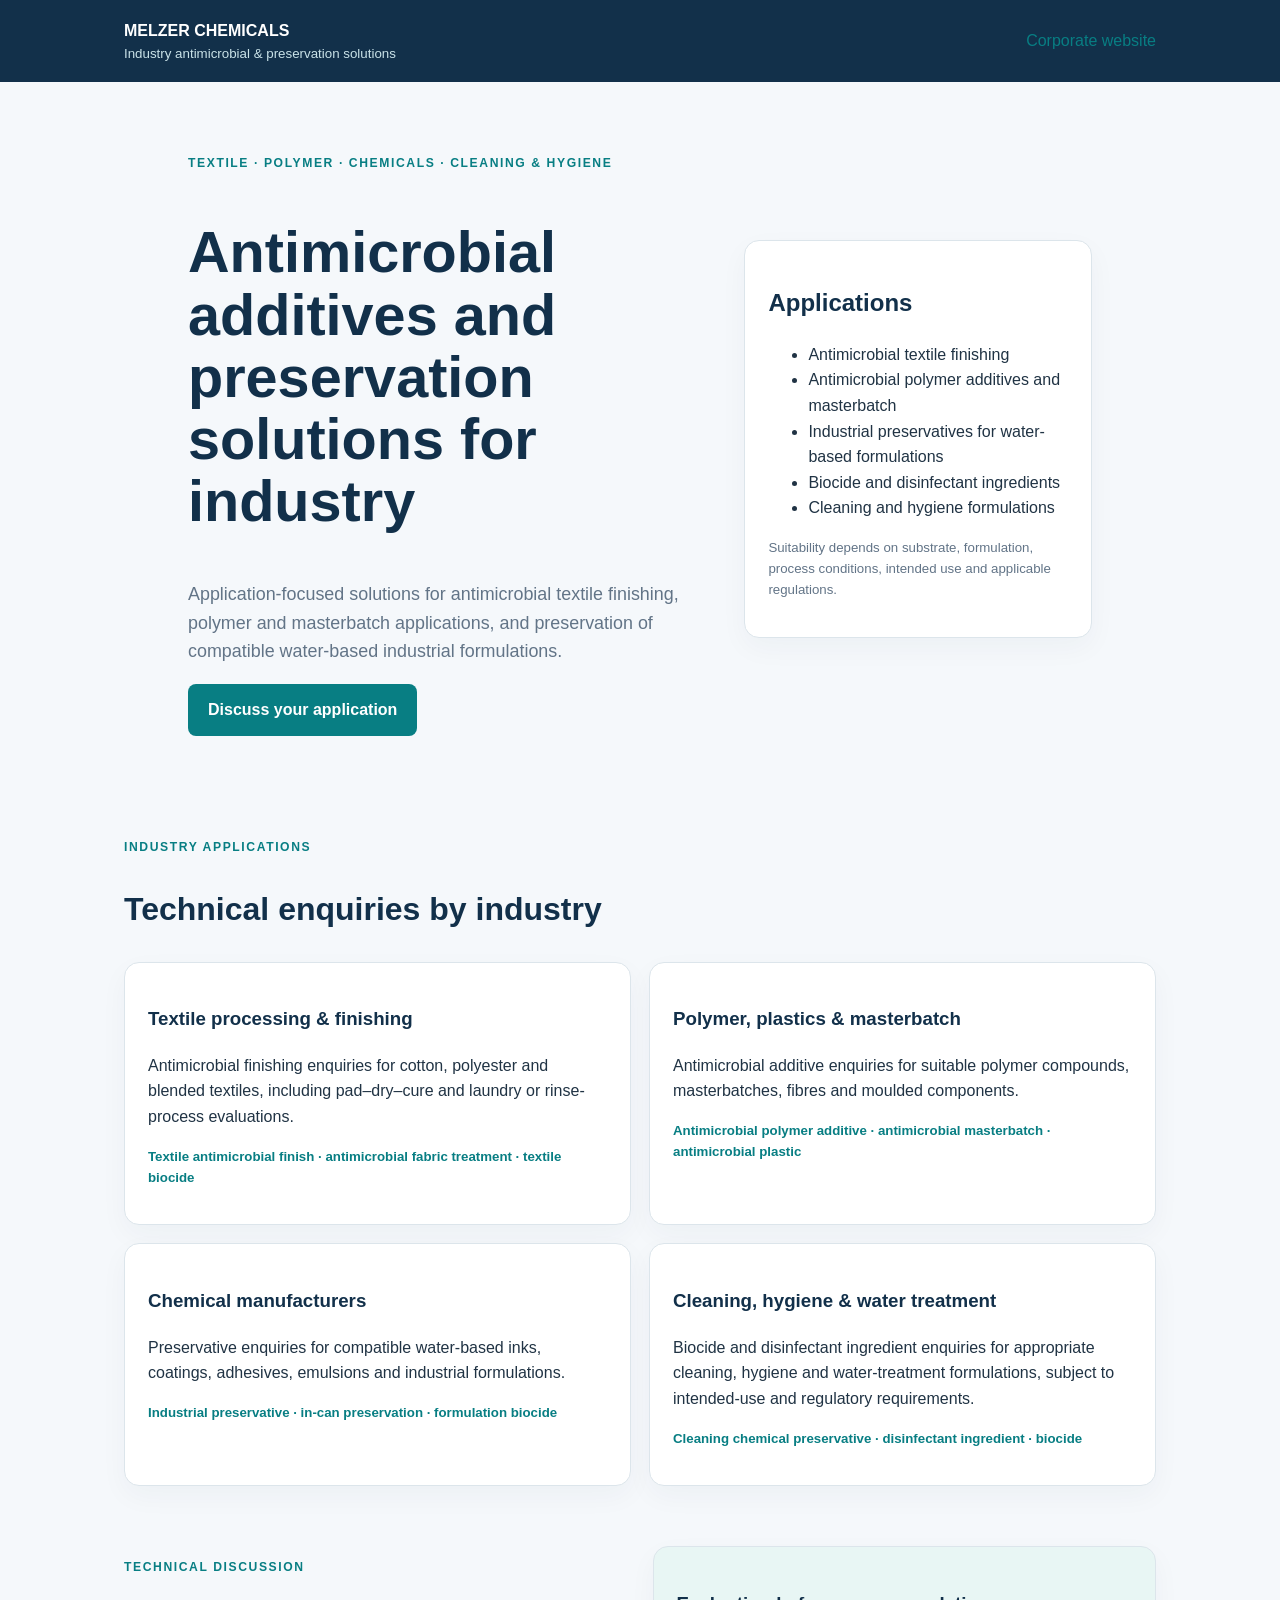
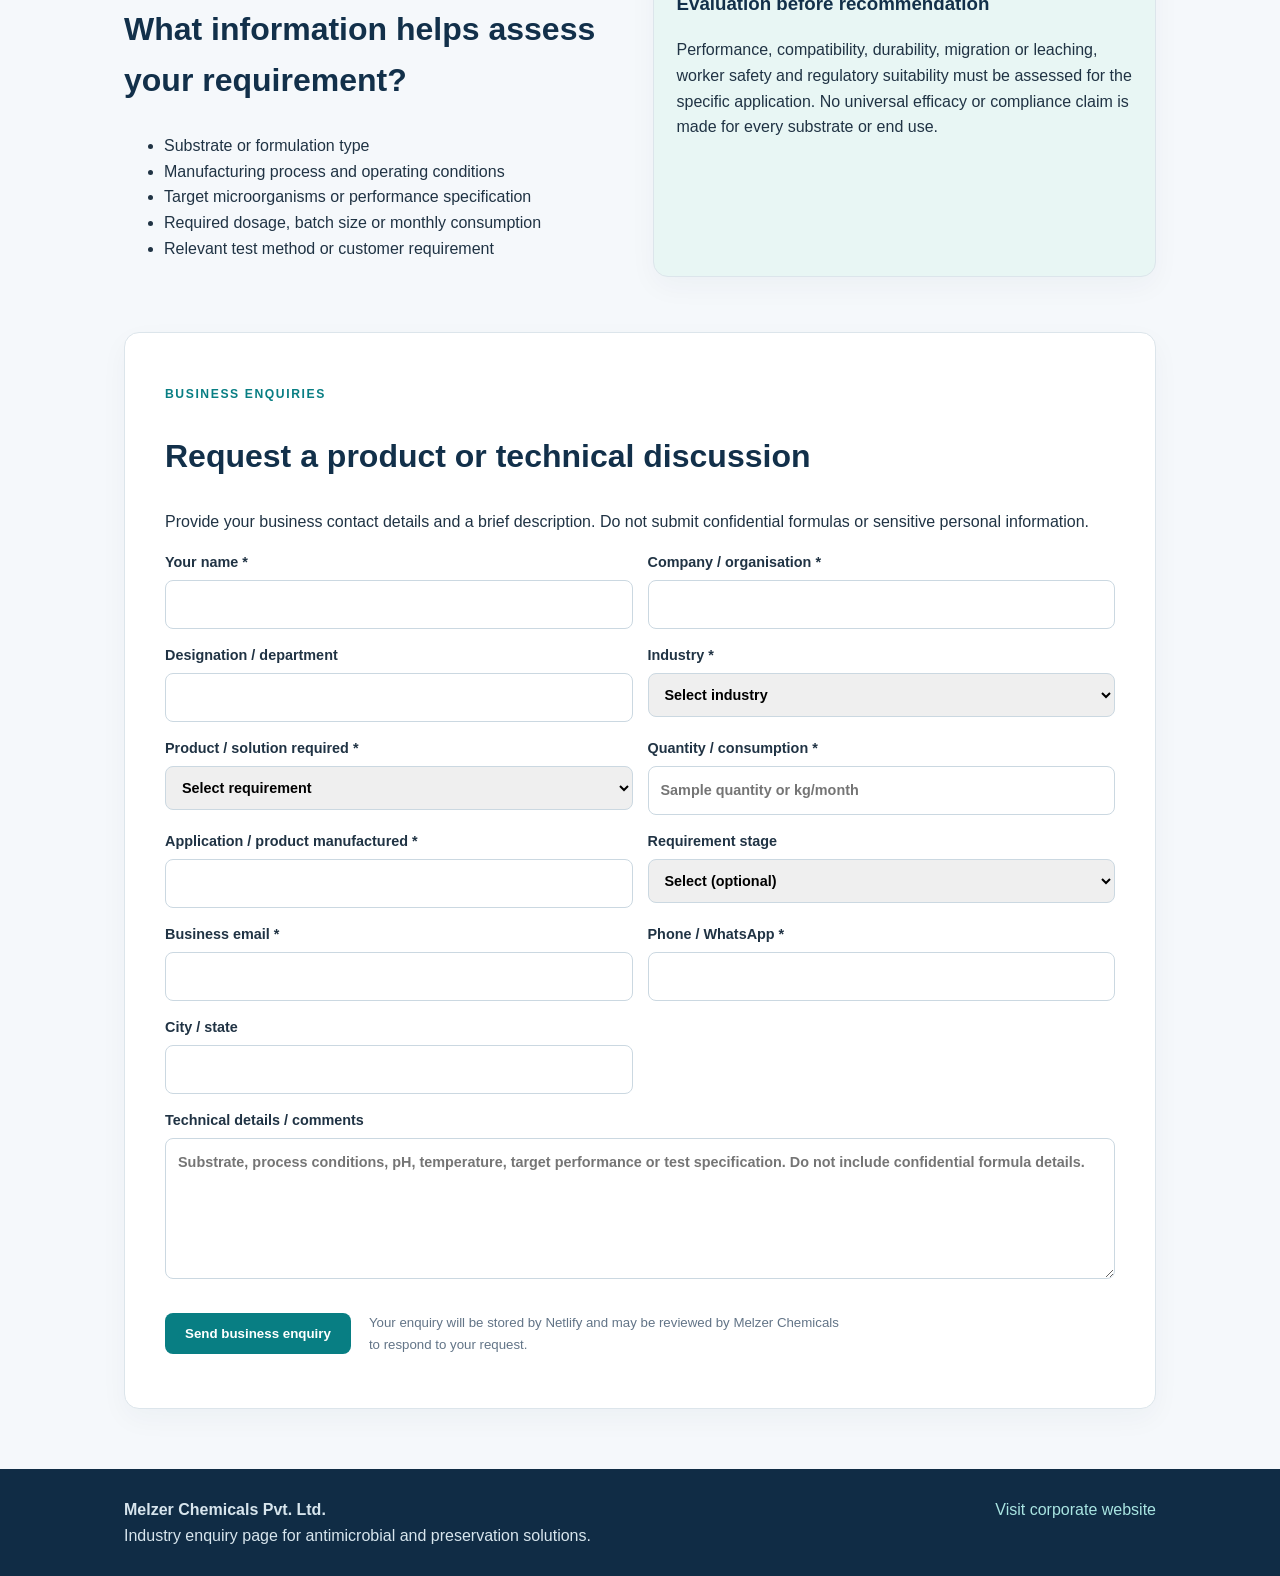
<file: index.html>
<!doctype html><html lang="en"><head><meta charset="utf-8"><meta name="viewport" content="width=device-width,initial-scale=1">
<title>Antimicrobial Additives, Textile Finishing & Industrial Preservatives | Melzer Chemicals</title>
<meta name="description" content="Technical enquiries for antimicrobial textile finishing, polymer and masterbatch additives, industrial preservatives, biocide and cleaning applications.">
<meta name="robots" content="index,follow"><meta name="theme-color" content="#12304a">
<link rel="canonical" href="https://antimicrobial.melzerspeciality.com/"><link rel="stylesheet" href="/styles.css"></head><body>
<header><div class="wrap nav"><a class="brand" href="/">MELZER CHEMICALS<small>Industry antimicrobial & preservation solutions</small></a><a href="https://www.melzerspeciality.com/" target="_blank" rel="noopener noreferrer">Corporate website</a></div></header><main>
<section class="hero"><div><p class="eyebrow">TEXTILE · POLYMER · CHEMICALS · CLEANING & HYGIENE</p><h1>Antimicrobial additives and preservation solutions for industry</h1><p class="lead">Application-focused solutions for antimicrobial textile finishing, polymer and masterbatch applications, and preservation of compatible water-based industrial formulations.</p><a class="cta" href="#enquiry">Discuss your application</a></div><aside class="panel"><h2>Applications</h2><ul><li>Antimicrobial textile finishing</li><li>Antimicrobial polymer additives and masterbatch</li><li>Industrial preservatives for water-based formulations</li><li>Biocide and disinfectant ingredients</li><li>Cleaning and hygiene formulations</li></ul><p class="small">Suitability depends on substrate, formulation, process conditions, intended use and applicable regulations.</p></aside></section>
<section class="section"><p class="eyebrow">INDUSTRY APPLICATIONS</p><h2>Technical enquiries by industry</h2><div class="cards">
<article class="panel"><h3>Textile processing & finishing</h3><p>Antimicrobial finishing enquiries for cotton, polyester and blended textiles, including pad–dry–cure and laundry or rinse-process evaluations.</p><p class="keywords">Textile antimicrobial finish · antimicrobial fabric treatment · textile biocide</p></article>
<article class="panel"><h3>Polymer, plastics & masterbatch</h3><p>Antimicrobial additive enquiries for suitable polymer compounds, masterbatches, fibres and moulded components.</p><p class="keywords">Antimicrobial polymer additive · antimicrobial masterbatch · antimicrobial plastic</p></article>
<article class="panel"><h3>Chemical manufacturers</h3><p>Preservative enquiries for compatible water-based inks, coatings, adhesives, emulsions and industrial formulations.</p><p class="keywords">Industrial preservative · in-can preservation · formulation biocide</p></article>
<article class="panel"><h3>Cleaning, hygiene & water treatment</h3><p>Biocide and disinfectant ingredient enquiries for appropriate cleaning, hygiene and water-treatment formulations, subject to intended-use and regulatory requirements.</p><p class="keywords">Cleaning chemical preservative · disinfectant ingredient · biocide</p></article></div></section>
<section class="section split"><div><p class="eyebrow">TECHNICAL DISCUSSION</p><h2>What information helps assess your requirement?</h2><ul><li>Substrate or formulation type</li><li>Manufacturing process and operating conditions</li><li>Target microorganisms or performance specification</li><li>Required dosage, batch size or monthly consumption</li><li>Relevant test method or customer requirement</li></ul></div><aside class="panel tint"><h3>Evaluation before recommendation</h3><p>Performance, compatibility, durability, migration or leaching, worker safety and regulatory suitability must be assessed for the specific application. No universal efficacy or compliance claim is made for every substrate or end use.</p></aside></section>
<section class="section panel enquiry" id="enquiry"><p class="eyebrow">BUSINESS ENQUIRIES</p><h2>Request a product or technical discussion</h2><p>Provide your business contact details and a brief description. Do not submit confidential formulas or sensitive personal information.</p>
<form name="industry-enquiry" method="POST" action="/thank-you" data-netlify="true" netlify-honeypot="bot-field" data-netlify-recaptcha="true">
<input type="hidden" name="form-name" value="industry-enquiry"><p class="honeypot"><label>Do not fill this field: <input name="bot-field" tabindex="-1" autocomplete="off"></label></p>
<div class="formgrid"><label>Your name *<input name="name" required maxlength="100" autocomplete="name"></label><label>Company / organisation *<input name="company" required maxlength="150" autocomplete="organization"></label><label>Designation / department<input name="designation" maxlength="100"></label>
<label>Industry *<select name="industry" required><option value="">Select industry</option><option>Textile processing / finishing</option><option>Polymer / masterbatch / plastics</option><option>Chemicals / industrial formulations</option><option>Cleaning / hygiene / disinfectants</option><option>Water treatment</option><option>Other</option></select></label>
<label>Product / solution required *<select name="requirement" required><option value="">Select requirement</option><option>Antimicrobial textile finishing agent</option><option>Antimicrobial polymer additive / masterbatch</option><option>Preservative for water-based formulation</option><option>Biocide / disinfectant ingredient</option><option>Bronopol / industrial preservative</option><option>BKC / quaternary ammonium compound</option><option>Technical discussion required</option><option>Other</option></select></label>
<label>Quantity / consumption *<input name="quantity" required maxlength="120" placeholder="Sample quantity or kg/month"></label><label>Application / product manufactured *<input name="application" required maxlength="200"></label>
<label>Requirement stage<select name="stage"><option value="">Select (optional)</option><option>Initial enquiry</option><option>Sample / laboratory trial</option><option>Plant trial</option><option>Commercial requirement</option><option>Budgetary quotation</option></select></label><label>Business email *<input type="email" name="email" required maxlength="180" autocomplete="email"></label><label>Phone / WhatsApp *<input type="tel" name="phone" required maxlength="40" autocomplete="tel"></label><label>City / state<input name="location" maxlength="100"></label>
<label class="wide">Technical details / comments<textarea name="details" rows="5" maxlength="2500" placeholder="Substrate, process conditions, pH, temperature, target performance or test specification. Do not include confidential formula details."></textarea></label></div>
<div data-netlify-recaptcha="true"></div><div class="submitrow"><button type="submit">Send business enquiry</button><p class="small">Your enquiry will be stored by Netlify and may be reviewed by Melzer Chemicals to respond to your request.</p></div></form></section></main>
<footer><div class="wrap foot"><div><strong>Melzer Chemicals Pvt. Ltd.</strong><br>Industry enquiry page for antimicrobial and preservation solutions.</div><a href="https://www.melzerspeciality.com/" target="_blank" rel="noopener noreferrer">Visit corporate website</a></div></footer></body></html>
</file>
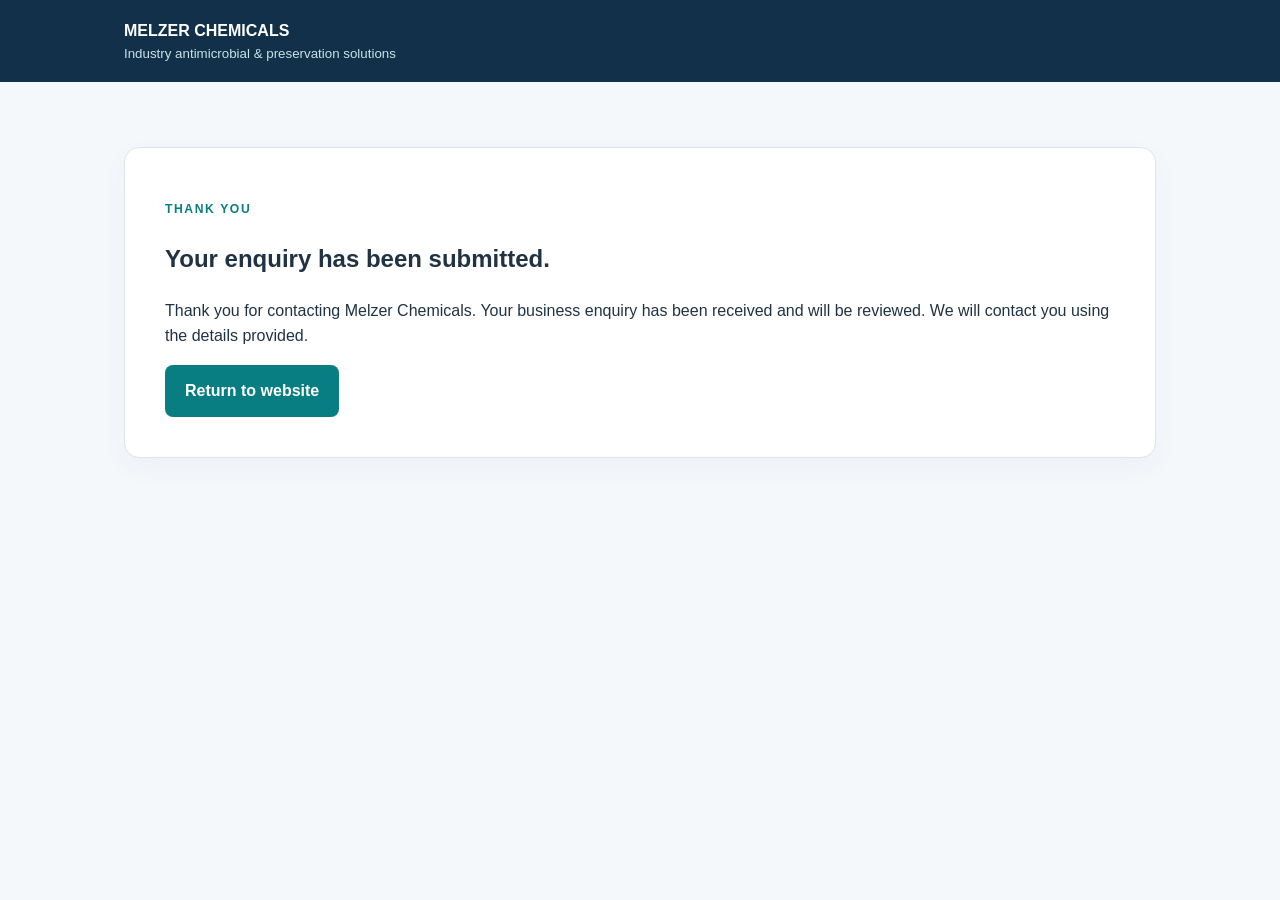
<file: thank-you.html>
<!doctype html><html lang="en"><head><meta charset="utf-8"><meta name="viewport" content="width=device-width,initial-scale=1"><title>Enquiry received | Melzer Chemicals</title><meta name="robots" content="noindex,follow"><link rel="stylesheet" href="/styles.css"></head><body><header><div class="wrap nav"><a class="brand" href="/">MELZER CHEMICALS<small>Industry antimicrobial & preservation solutions</small></a></div></header><main><section class="panel enquiry" style="margin-top:65px"><p class="eyebrow">THANK YOU</p><h1>Your enquiry has been submitted.</h1><p>Thank you for contacting Melzer Chemicals. Your business enquiry has been received and will be reviewed. We will contact you using the details provided.</p><a class="cta" href="/">Return to website</a></section></main></body></html>
</file>
<file: styles.css>
*{box-sizing:border-box}body{margin:0;font:16px/1.6 Arial,Helvetica,sans-serif;color:#203344;background:#f5f8fb}a{color:#087e83;text-decoration:none}.wrap,main{max-width:1160px;margin:auto;padding:0 5vw}header{background:#12304a;color:white}.nav{min-height:82px;display:flex;align-items:center;justify-content:space-between;gap:20px}.brand{font-weight:800;color:white}.brand small{display:block;font-weight:400;color:#c9e2e8}.hero{max-width:1160px;margin:auto;padding:60px 5vw;display:grid;grid-template-columns:1.2fr .8fr;gap:35px;align-items:center}.eyebrow{font-size:.76rem;letter-spacing:.13em;font-weight:800;color:#087e83}.hero h1{font-size:clamp(2.2rem,4.5vw,3.8rem);line-height:1.08;color:#12304a}.lead{font-size:1.12rem;color:#627487}.cta,button{display:inline-block;background:#087e83;color:white;padding:13px 20px;border:0;border-radius:8px;font-weight:700;cursor:pointer}.panel{background:white;border:1px solid #dce5eb;border-radius:15px;padding:23px;box-shadow:0 10px 28px #17344a0a}.panel h2,.panel h3{color:#12304a}.small{font-size:.83rem;color:#627487}.section{padding:30px 0}.section h2{font-size:2rem;color:#12304a}.cards{display:grid;grid-template-columns:repeat(2,minmax(0,1fr));gap:18px}.keywords{font-size:.83rem;color:#087e83;font-weight:700}.split{display:grid;grid-template-columns:1fr 1fr;gap:25px}.tint{background:#e8f6f4}.enquiry{margin:25px 0 60px;padding:clamp(22px,4vw,40px)}.formgrid{display:grid;grid-template-columns:1fr 1fr;gap:15px}.formgrid label{display:flex;flex-direction:column;gap:6px;font-size:.9rem;font-weight:700}.formgrid input,.formgrid select,.formgrid textarea{width:100%;font:inherit;padding:12px;border:1px solid #cbd8e1;border-radius:8px}.wide{grid-column:1/-1}.submitrow{display:flex;align-items:center;gap:18px;margin-top:20px;flex-wrap:wrap}.submitrow p{max-width:480px}.honeypot{position:absolute!important;left:-10000px!important;width:1px!important;height:1px!important;overflow:hidden}footer{background:#102c45;color:#d7e5ed;padding:28px 0}.foot{display:flex;justify-content:space-between;gap:20px;flex-wrap:wrap}.foot a{color:#a9e5e2}@media(max-width:760px){.hero,.split,.cards,.formgrid{grid-template-columns:1fr}.wide{grid-column:auto}.nav{align-items:flex-start;flex-direction:column;padding:16px 5vw}.hero{padding-top:40px}.section h2{font-size:1.7rem}}
</file>
